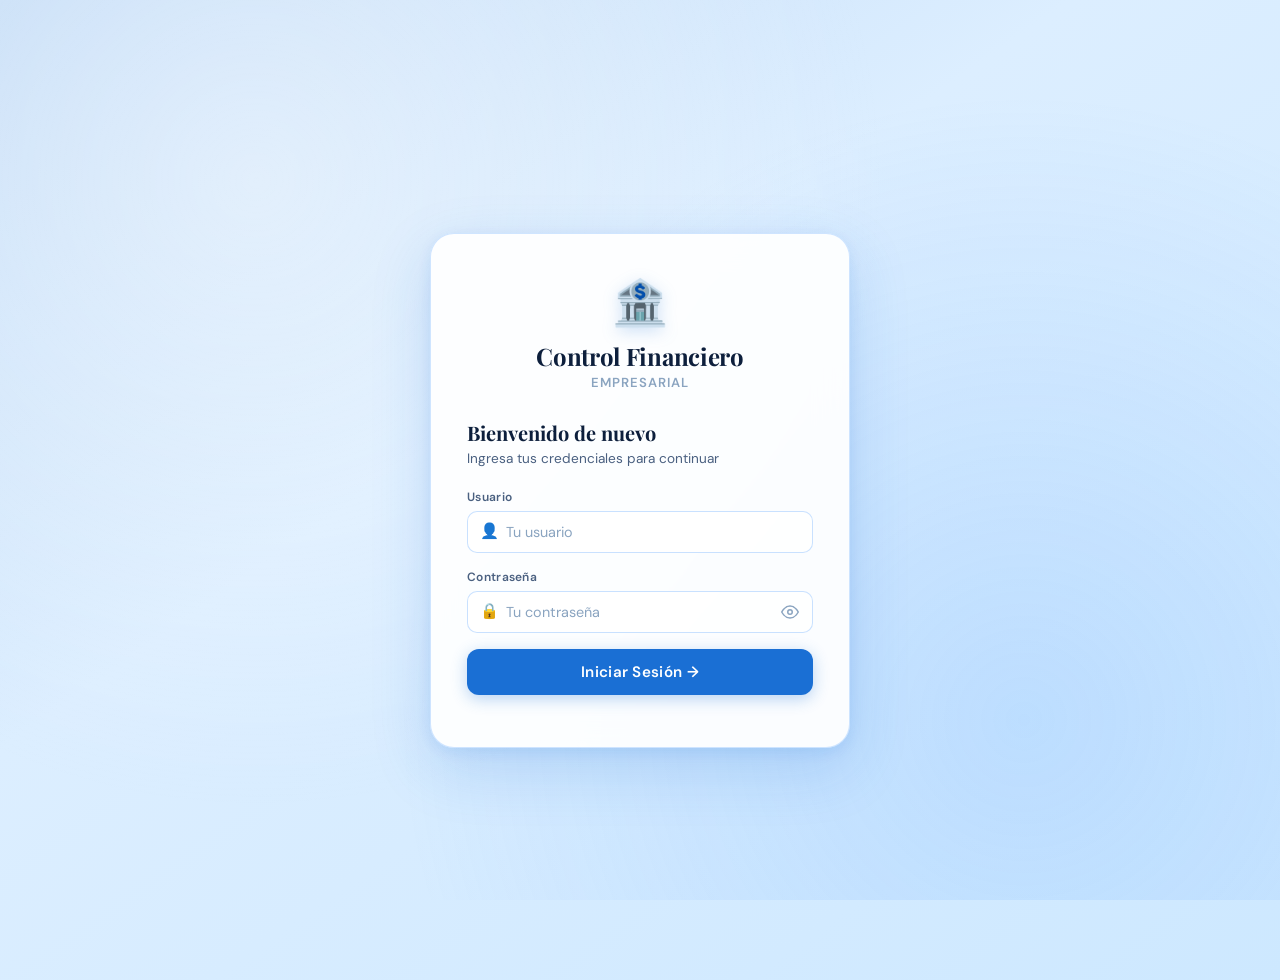
<file: index.html>
<!DOCTYPE html>
<html lang="es">
<head>
  <meta charset="UTF-8">
  <title>Control Financiero</title>
  <link href="https://fonts.googleapis.com/css2?family=DM+Sans:wght@300;400;500;600&family=Playfair+Display:wght@600&display=swap" rel="stylesheet">
  <link rel="icon" type="image/png" href="/assests/fav.png">
  <link rel="stylesheet" href="estilos.css">
</head>
<body>

<div class="container" id="appContainer" style="display:none">

  <!-- Header -->
  <div class="header">
    <div class="header-top">
      <div class="header-badge">💼 Sistema Financiero</div>
      <div class="user-info">
        <span class="user-avatar" id="userAvatar">U</span>
        <span class="user-name"   id="userName">Usuario</span>
        <button class="btn-logout" onclick="cerrarSesion()" title="Cerrar sesión">
          <svg viewBox="0 0 24 24" fill="none" stroke="currentColor" stroke-width="2" width="15" height="15">
            <path d="M9 21H5a2 2 0 0 1-2-2V5a2 2 0 0 1 2-2h4"/>
            <polyline points="16 17 21 12 16 7"/>
            <line x1="21" y1="12" x2="9" y2="12"/>
          </svg>
          Salir
        </button>
      </div>
    </div>
    <h1>Control Financiero Mundo de la Tecnologia</h1>
    <p>Gestiona tus ingresos y egresos de forma clara y precisa</p>
  </div>

  <!-- Navegación -->
  <div class="nav-bar" style="display:flex;align-items:center;gap:10px;margin-bottom:24px;flex-wrap:wrap;">
    <a href="control-financiero.html" class="nav-link active" style="font-size:0.82rem;font-weight:600;padding:7px 16px;border-radius:20px;border:1.5px solid var(--accent);background:var(--accent);color:white;text-decoration:none;">💰 Control Financiero</a>
    <a href="precios.html" class="nav-link" style="font-size:0.82rem;font-weight:600;padding:7px 16px;border-radius:20px;border:1.5px solid var(--border);background:rgba(255,255,255,0.6);color:var(--text2);text-decoration:none;">🛠️ Tarifas y Productos</a>
  </div>

  <!-- Capital Banner -->
  <div class="capital-banner">
    <div>
      <div class="capital-label">Capital Inicial</div>
      <div class="capital-amount">$2.474.000</div>
    </div>
    <span style="font-size:2.5rem; opacity:0.5;">🏦</span>
  </div>

  <!-- Form Card -->
  <div class="card">
    <div class="card-title">➕ Nuevo Movimiento</div>
    <div class="form-grid">

      <div class="field">
        <label>Fecha</label>
        <input type="date" id="fecha">
      </div>

      <div class="field">
        <label>Descripción</label>
        <input type="text" id="descripcion" placeholder="Ej: Venta de producto...">
      </div>

      <div class="field">
        <label>Valor ($)</label>
        <input
          type="text"
          id="valor"
          placeholder="0"
          inputmode="decimal"
          autocomplete="off"
          oninput="formatearValor(this)"
          onkeydown="bloquearCaracteresInvalidos(event)"
        >
      </div>

      <div class="field">
        <label>Tipo</label>
        <select id="tipo">
          <option value="ingreso">📈 Ingreso</option>
          <option value="egreso">📉 Egreso</option>
        </select>
      </div>

      <div class="field">
        <label>&nbsp;</label>
        <button class="btn-add" onclick="agregarMovimiento()">Agregar →</button>
      </div>

    </div>
  </div>

  <!-- Stats -->
  <div class="resumen-grid">
    <div class="stat-card ingresos">
      <div class="stat-icon">📈</div>
      <div class="stat-label">Total Ingresos</div>
      <div class="stat-value">$<span id="totalIngresos">0</span></div>
    </div>
    <div class="stat-card egresos">
      <div class="stat-icon">📉</div>
      <div class="stat-label">Total Egresos</div>
      <div class="stat-value">$<span id="totalEgresos">0</span></div>
    </div>
    <div class="stat-card saldo">
      <div class="stat-icon">💰</div>
      <div class="stat-label">Saldo Actual</div>
      <div class="stat-value">$<span id="saldo">2.474.000</span></div>
    </div>
  </div>

  <!-- Tabla -->
  <div class="table-card">
    <div class="card-title">📋 Historial de Movimientos</div>
    <table>
      <thead>
        <tr>
          <th>Fecha</th>
          <th>Descripción</th>
          <th>Tipo</th>
          <th style="text-align:right">Valor</th>
        </tr>
      </thead>
      <tbody id="tabla">
        <tr id="emptyRow">
          <td colspan="4">
            <div class="empty-state">
              <span class="icon">📂</span>
              No hay movimientos registrados aún
            </div>
          </td>
        </tr>
      </tbody>
    </table>
  </div>

</div><!-- /container -->

<!-- SOLO TE MUESTRO EL SCRIPT CORREGIDO, TODO LO DEMÁS VA EXACTAMENTE IGUAL -->

<script>
  const sesionRaw = localStorage.getItem('cf_sesion');
  if (!sesionRaw) {
    window.location.href = 'login.html';
  } else {
    const sesion = JSON.parse(sesionRaw);
    document.getElementById('userName').textContent = sesion.nombre;
    document.getElementById('userAvatar').textContent = sesion.nombre.charAt(0).toUpperCase();
    document.getElementById('appContainer').style.display = 'block';
  }

  function cerrarSesion() {
    localStorage.removeItem('cf_sesion');
    window.location.href = 'login.html';
  }

  let ingresos = 0;
  let egresos = 0;
  const capitalInicial = 2474000;

  function getRawValor() {
    return parseFloat(
      document.getElementById('valor').value.replace(/\./g, '').replace(',', '.')
    ) || 0;
  }

  function fmt(n) {
    return n.toLocaleString('es-CO');
  }

  async function agregarMovimiento() {
    const fecha = document.getElementById('fecha').value;
    const descripcion = document.getElementById('descripcion').value.trim();
    const valor = getRawValor();
    const tipo = document.getElementById('tipo').value;
    const sesion = JSON.parse(localStorage.getItem('cf_sesion'));

    if (!fecha || !descripcion || valor <= 0) return;

    await fetch('https://control-backend-kappa.vercel.app/api/movimientos', {
      method: 'POST',
      headers: { 'Content-Type': 'application/json' },
      body: JSON.stringify({
        fecha,
        descripcion,
        valor,
        tipo,
        userId: sesion.id
      })
    });

    location.reload();
  }

  async function cargarMovimientos() {
    const sesion = JSON.parse(localStorage.getItem('cf_sesion'));
    const res = await fetch(`https://control-backend-kappa.vercel.app/api/movimientos/${sesion.id}`);
    const data = await res.json();

    const tabla = document.getElementById('tabla');
    tabla.innerHTML = '';

    data.forEach(mov => {
      const fila = document.createElement('tr');
      const esIngreso = mov.tipo === 'ingreso';

      fila.innerHTML = `
        <td>${new Date(mov.fecha).toLocaleDateString('es-CO')}</td>
        <td>${mov.descripcion}</td>
        <td>${mov.tipo}</td>
        <td style="text-align:right">
          ${esIngreso ? '+' : '-'}$${fmt(mov.valor)}
        </td>`;

      tabla.appendChild(fila);

      if (esIngreso) ingresos += mov.valor;
      else egresos += mov.valor;
    });

    actualizarResumen();
  }

  function actualizarResumen() {
    document.getElementById('totalIngresos').innerText = fmt(ingresos);
    document.getElementById('totalEgresos').innerText = fmt(egresos);
    document.getElementById('saldo').innerText = fmt(capitalInicial + ingresos - egresos);
  }

  cargarMovimientos();
</script>

</body>
</html>
</file>
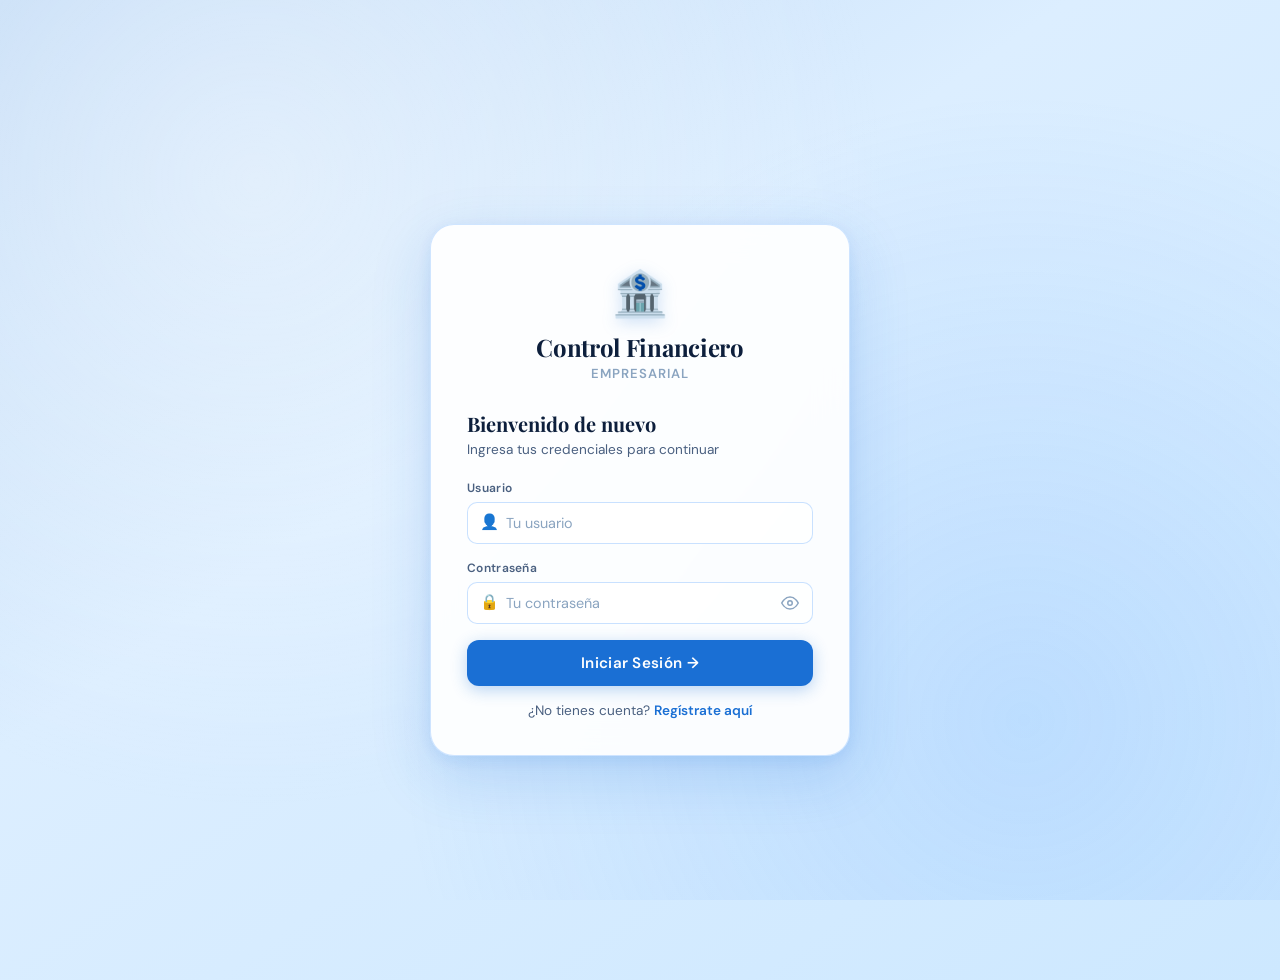
<file: Login.html>
<!DOCTYPE html>
<html lang="es">
<head>
  <meta charset="UTF-8">
  <title>Iniciar Sesión — Control Financiero</title>
  <link href="https://fonts.googleapis.com/css2?family=DM+Sans:wght@300;400;500;600&family=Playfair+Display:wght@600&display=swap" rel="stylesheet">
  <link rel="stylesheet" href="estilos.css">
</head>
<body>

<div class="auth-screen">
  <div class="auth-card">
    <div class="auth-logo">
      <span class="auth-logo-icon">🏦</span>
      <h2>Control Financiero</h2>
      <p>Empresarial</p>
    </div>

    <div class="auth-panel active">
      <h3 class="auth-title">Bienvenido de nuevo</h3>
      <p class="auth-sub">Ingresa tus credenciales para continuar</p>

      <div class="auth-field">
        <label>Usuario</label>
        <div class="input-wrap">
          <span class="input-icon">👤</span>
          <input type="text" id="loginUsuario" placeholder="Tu usuario" autocomplete="username">
        </div>
      </div>

      <div class="auth-field">
        <label>Contraseña</label>
        <div class="input-wrap">
          <span class="input-icon">🔒</span>
          <input type="password" id="loginPassword" placeholder="Tu contraseña" autocomplete="current-password">
          <button type="button" class="eye-btn" onclick="togglePassword('loginPassword', this)" title="Ver contraseña">
            <svg class="eye-icon" viewBox="0 0 24 24" fill="none" stroke="currentColor" stroke-width="2">
              <path d="M1 12s4-8 11-8 11 8 11 8-4 8-11 8-11-8-11-8z"/>
              <circle cx="12" cy="12" r="3"/>
            </svg>
          </button>
        </div>
      </div>

      <div id="loginError" class="auth-error" style="display:none"></div>

      <button class="auth-btn" onclick="iniciarSesion()">Iniciar Sesión →</button>

      <p class="auth-switch">
        ¿No tienes cuenta?
        <a href="register.html">Regístrate aquí</a>
      </p>
    </div>
  </div>
</div>

<script>
  if (localStorage.getItem('cf_sesion')) {
    window.location.href = 'index.html';
  }

  function togglePassword(inputId, btn) {
    const input = document.getElementById(inputId);
    const esOculta = input.type === 'password';
    input.type = esOculta ? 'text' : 'password';
    btn.innerHTML = esOculta
      ? `<svg class="eye-icon" viewBox="0 0 24 24" fill="none" stroke="currentColor" stroke-width="2"><path d="M17.94 17.94A10.07 10.07 0 0 1 12 20c-7 0-11-8-11-8a18.45 18.45 0 0 1 5.06-5.94"/><path d="M9.9 4.24A9.12 9.12 0 0 1 12 4c7 0 11 8 11 8a18.5 18.5 0 0 1-2.16 3.19"/><line x1="1" y1="1" x2="23" y2="23"/></svg>`
      : `<svg class="eye-icon" viewBox="0 0 24 24" fill="none" stroke="currentColor" stroke-width="2"><path d="M1 12s4-8 11-8 11 8 11 8-4 8-11 8-11-8-11-8z"/><circle cx="12" cy="12" r="3"/></svg>`;
  }

  async function iniciarSesion() {
    const usuario = document.getElementById('loginUsuario').value.trim().toLowerCase();
    const password = document.getElementById('loginPassword').value;
    const errEl = document.getElementById('loginError');

    if (!usuario || !password) {
      mostrarError('⚠️ Ingresa usuario y contraseña.');
      return;
    }

    try {
      const response = await fetch('http://localhost:3000/api/auth/login', {
        method: 'POST',
        headers: { 'Content-Type': 'application/json' },
        body: JSON.stringify({ usuario, password })
      });

      const data = await response.json();

      if (response.ok) {
        // Guardamos el ID de MongoDB y el nombre
        localStorage.setItem('cf_sesion', JSON.stringify({
          id: data.id,
          nombre: data.nombre
        }));
        window.location.href = 'index.html';
      } else {
        mostrarError('❌ ' + (data.error || 'Credenciales incorrectas'));
      }
    } catch (error) {
      mostrarError('❌ No se pudo conectar con el servidor.');
    }
  }

  function mostrarError(msg) {
    const errEl = document.getElementById('loginError');
    errEl.textContent = msg;
    errEl.style.display = 'block';
    shake(document.querySelector('.auth-card'));
  }

  function shake(el) {
    el.style.animation = 'none';
    el.offsetHeight;
    el.style.animation = 'shake 0.4s ease';
  }

  document.addEventListener('keydown', e => { if (e.key === 'Enter') iniciarSesion(); });
</script>
</body>
</html>
</file>
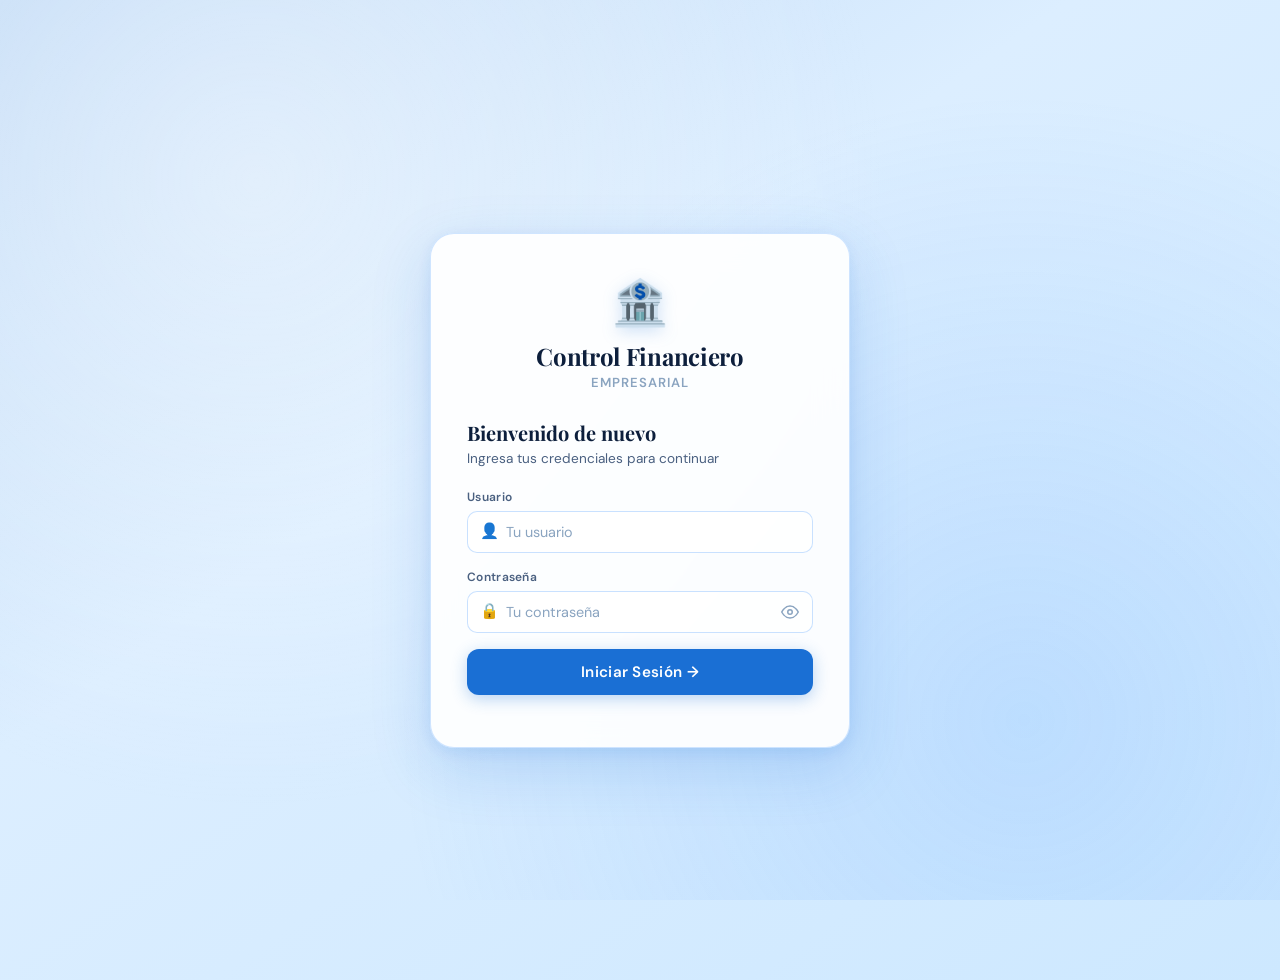
<file: login.html>
<!DOCTYPE html>
<html lang="es">
<head>
  <meta charset="UTF-8">
  <title>Iniciar Sesión — Control Financiero</title>
  <link rel="icon" type="image/png" href="/assests/fav.png">
  <link href="https://fonts.googleapis.com/css2?family=DM+Sans:wght@300;400;500;600&family=Playfair+Display:wght@600&display=swap" rel="stylesheet">
  <link rel="stylesheet" href="estilos.css">
</head>
<body>

<div class="auth-screen">
  <div class="auth-card">
    <div class="auth-logo">
      <span class="auth-logo-icon">🏦</span>
      <h2>Control Financiero</h2>
      <p>Empresarial</p>
    </div>

    <div class="auth-panel active">
      <h3 class="auth-title">Bienvenido de nuevo</h3>
      <p class="auth-sub">Ingresa tus credenciales para continuar</p>

      <div class="auth-field">
        <label>Usuario</label>
        <div class="input-wrap">
          <span class="input-icon">👤</span>
          <input type="text" id="loginUsuario" placeholder="Tu usuario" autocomplete="username">
        </div>
      </div>

      <div class="auth-field">
        <label>Contraseña</label>
        <div class="input-wrap">
          <span class="input-icon">🔒</span>
          <input type="password" id="loginPassword" placeholder="Tu contraseña" autocomplete="current-password">
          <button type="button" class="eye-btn" onclick="togglePassword('loginPassword', this)" title="Ver contraseña">
            <svg class="eye-icon" viewBox="0 0 24 24" fill="none" stroke="currentColor" stroke-width="2">
              <path d="M1 12s4-8 11-8 11 8 11 8-4 8-11 8-11-8-11-8z"/>
              <circle cx="12" cy="12" r="3"/>
            </svg>
          </button>
        </div>
      </div>

      <div id="loginError" class="auth-error" style="display:none"></div>

      <button class="auth-btn" onclick="iniciarSesion()">Iniciar Sesión →</button>

      <!--<p class="auth-switch">
        ¿No tienes cuenta?
        <a href="register.html">Regístrate aquí</a>
      </p> -->
    </div>
  </div>
</div>

<script>
  if (localStorage.getItem('cf_sesion')) {
    window.location.href = 'index.html';
  }

  function togglePassword(inputId, btn) {
    const input = document.getElementById(inputId);
    const esOculta = input.type === 'password';
    input.type = esOculta ? 'text' : 'password';
    btn.innerHTML = esOculta
      ? `<svg class="eye-icon" viewBox="0 0 24 24" fill="none" stroke="currentColor" stroke-width="2"><path d="M17.94 17.94A10.07 10.07 0 0 1 12 20c-7 0-11-8-11-8a18.45 18.45 0 0 1 5.06-5.94"/><path d="M9.9 4.24A9.12 9.12 0 0 1 12 4c7 0 11 8 11 8a18.5 18.5 0 0 1-2.16 3.19"/><line x1="1" y1="1" x2="23" y2="23"/></svg>`
      : `<svg class="eye-icon" viewBox="0 0 24 24" fill="none" stroke="currentColor" stroke-width="2"><path d="M1 12s4-8 11-8 11 8 11 8-4 8-11 8-11-8-11-8z"/><circle cx="12" cy="12" r="3"/></svg>`;
  }

  async function iniciarSesion() {
    const usuario = document.getElementById('loginUsuario').value.trim().toLowerCase();
    const password = document.getElementById('loginPassword').value;
    const errEl = document.getElementById('loginError');

    if (!usuario || !password) {
      mostrarError('⚠️ Ingresa usuario y contraseña.');
      return;
    }

    try {
      const response = await fetch('https://control-backend-kappa.vercel.app/api/auth/login', {
        method: 'POST',
        headers: { 'Content-Type': 'application/json' },
        body: JSON.stringify({ usuario, password })
      });

      const data = await response.json();

      if (response.ok) {
        // Guardamos el ID de MongoDB y el nombre
        localStorage.setItem('cf_sesion', JSON.stringify({
          id: data.id,
          nombre: data.nombre
        }));
        window.location.href = 'index.html';
      } else {
        mostrarError('❌ ' + (data.error || 'Credenciales incorrectas'));
      }
    } catch (error) {
      mostrarError('❌ No se pudo conectar con el servidor.');
    }
  }

  function mostrarError(msg) {
    const errEl = document.getElementById('loginError');
    errEl.textContent = msg;
    errEl.style.display = 'block';
    shake(document.querySelector('.auth-card'));
  }

  function shake(el) {
    el.style.animation = 'none';
    el.offsetHeight;
    el.style.animation = 'shake 0.4s ease';
  }

  document.addEventListener('keydown', e => { if (e.key === 'Enter') iniciarSesion(); });
</script>
</body>
</html>
</file>
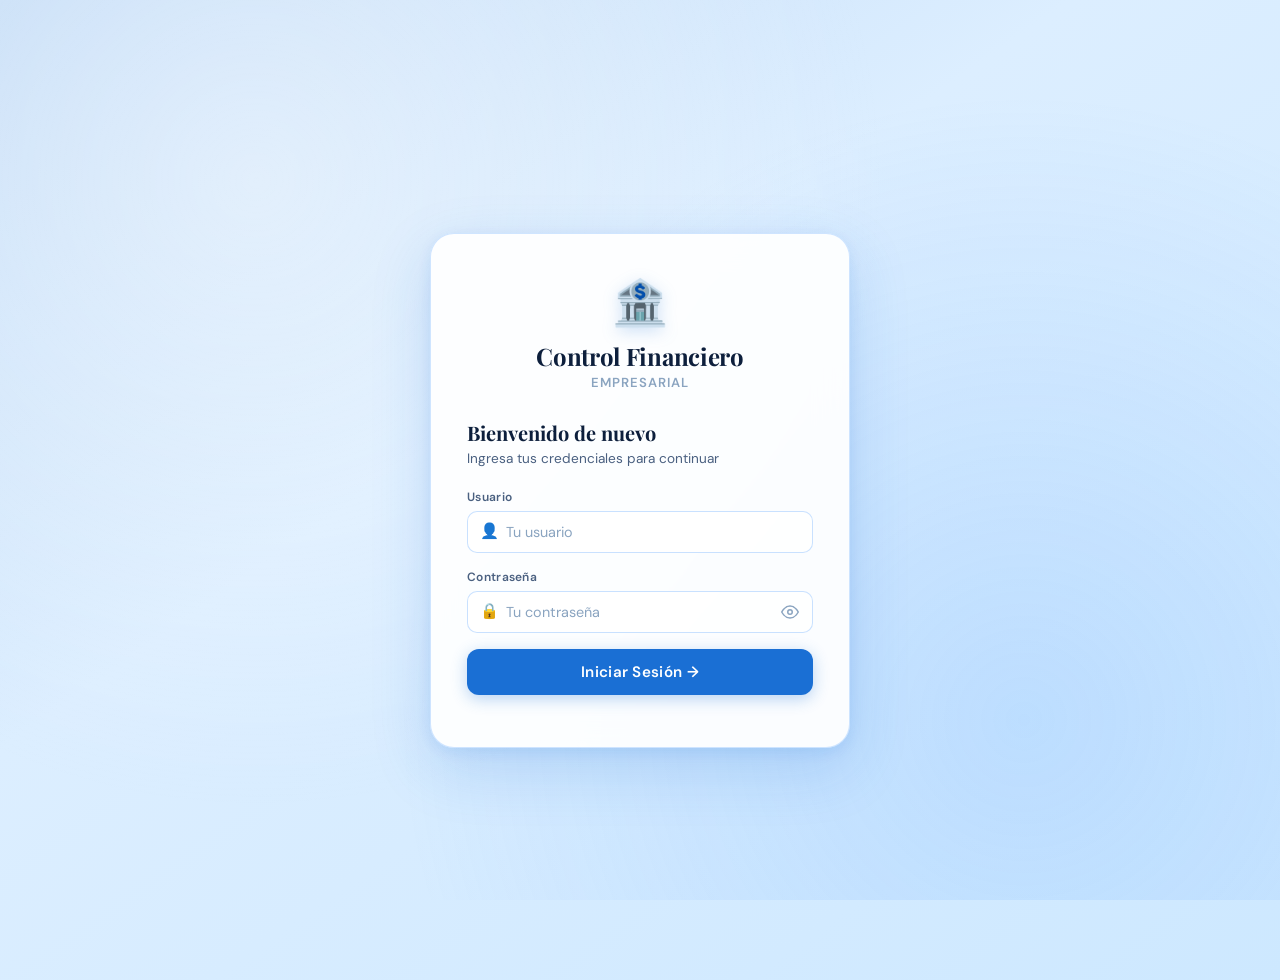
<file: precios.html>
<!DOCTYPE html>
<html lang="es">
<head>
  <meta charset="UTF-8">
  <title>Tarifas y Productos — Control Financiero</title>
  <link rel="icon" type="image/png" href="/assests/fav.png">
  <link href="https://fonts.googleapis.com/css2?family=DM+Sans:wght@300;400;500;600&family=Playfair+Display:wght@600&display=swap" rel="stylesheet">
  <link rel="stylesheet" href="estilos.css">
  <style>
    /* ── Navegación entre páginas ── */
    .nav-bar {
      display: flex;
      align-items: center;
      gap: 10px;
      margin-bottom: 24px;
      flex-wrap: wrap;
    }
    .nav-link {
      font-size: 0.82rem;
      font-weight: 600;
      padding: 7px 16px;
      border-radius: 20px;
      border: 1.5px solid var(--border);
      background: rgba(255,255,255,0.6);
      color: var(--text2);
      text-decoration: none;
      transition: all 0.2s;
      letter-spacing: 0.2px;
    }
    .nav-link:hover   { background: white; color: var(--accent); border-color: var(--accent); }
    .nav-link.active  { background: var(--accent); color: white; border-color: var(--accent); box-shadow: 0 4px 12px rgba(26,111,212,0.28); }

    /* ── Tabs servicios / productos ── */
    .tabs {
      display: flex;
      gap: 6px;
      margin-bottom: 24px;
      background: rgba(255,255,255,0.5);
      padding: 5px;
      border-radius: 14px;
      border: 1px solid var(--border);
      width: fit-content;
    }
    .tab-btn {
      font-family: 'DM Sans', sans-serif;
      font-size: 0.88rem;
      font-weight: 600;
      padding: 9px 22px;
      border-radius: 10px;
      border: none;
      background: none;
      color: var(--text2);
      cursor: pointer;
      transition: all 0.2s;
      letter-spacing: 0.2px;
    }
    .tab-btn.active {
      background: var(--accent);
      color: white;
      box-shadow: 0 3px 10px rgba(26,111,212,0.28);
    }
    .tab-btn:not(.active):hover { background: rgba(26,111,212,0.08); color: var(--accent); }

    .tab-panel { display: none; animation: fadeUp 0.3s ease both; }
    .tab-panel.active { display: block; }

    /* ── Formulario de items ── */
    .item-form-grid {
      display: grid;
      gap: 12px;
      align-items: end;
    }
    .item-form-grid.servicios { grid-template-columns: 2fr 1fr auto; }
    .item-form-grid.productos { grid-template-columns: 2fr 1fr 1fr auto; }

    /* ── Precio calculado preview ── */
    .precio-preview {
      background: var(--accent-light);
      border: 1.5px solid rgba(26,111,212,0.2);
      border-radius: 10px;
      padding: 11px 14px;
      font-size: 0.88rem;
      font-weight: 600;
      color: var(--accent);
      min-height: 44px;
      display: flex;
      align-items: center;
      gap: 6px;
    }
    .precio-preview .label-small {
      font-size: 0.7rem;
      color: var(--text3);
      font-weight: 500;
      display: block;
      margin-bottom: 2px;
    }

    /* ── Tabla de items ── */
    .items-table th,
    .items-table td { padding: 12px 14px; }

    .items-table .col-precio { text-align: right; font-weight: 600; color: var(--accent); }
    .items-table .col-costo  { text-align: right; color: var(--text2); }
    .items-table .col-venta  { text-align: right; font-weight: 700; color: var(--green); }
    .items-table .col-margen {
      text-align: center;
      font-size: 0.75rem;
      font-weight: 600;
    }

    .margen-badge {
      display: inline-block;
      background: var(--green-bg);
      color: var(--green);
      padding: 3px 9px;
      border-radius: 20px;
      font-size: 0.72rem;
      font-weight: 700;
    }

    /* Botones de acción en tabla */
    .btn-icon {
      background: none;
      border: none;
      cursor: pointer;
      padding: 5px 7px;
      border-radius: 7px;
      font-size: 0.95rem;
      transition: background 0.15s, transform 0.1s;
      line-height: 1;
    }
    .btn-icon:hover { background: rgba(0,0,0,0.06); transform: scale(1.1); }
    .btn-icon.delete:hover { background: var(--red-bg); }

    /* ── Chip de margen configurable ── */
    .margen-config {
      display: flex;
      align-items: center;
      gap: 10px;
      background: rgba(255,255,255,0.6);
      border: 1px solid var(--border);
      border-radius: 12px;
      padding: 10px 16px;
      margin-bottom: 18px;
      width: fit-content;
    }
    .margen-config label { font-size: 0.82rem; font-weight: 600; color: var(--text2); }
    .margen-config input[type=number] {
      width: 70px;
      text-align: center;
      padding: 6px 10px;
      font-weight: 700;
      color: var(--accent);
      border: 1.5px solid rgba(26,111,212,0.3);
    }
    .margen-config span { font-size: 0.85rem; font-weight: 600; color: var(--accent); }

    /* ── Contador resumen ── */
    .section-counter {
      font-size: 0.75rem;
      font-weight: 600;
      color: var(--text3);
      background: rgba(255,255,255,0.6);
      border: 1px solid var(--border);
      border-radius: 20px;
      padding: 3px 10px;
      margin-left: 8px;
      vertical-align: middle;
    }

    /* Modo edición inline */
    .editing td { background: var(--accent-light) !important; }

    @media (max-width: 700px) {
      .item-form-grid.servicios,
      .item-form-grid.productos { grid-template-columns: 1fr 1fr; }
      .tabs { width: 100%; }
      .tab-btn { flex: 1; text-align: center; }
    }
  </style>
</head>
<body>

<div class="container" id="appContainer" style="display:none">

  <!-- Header -->
  <div class="header">
    <div class="header-top">
      <div class="header-badge">🛠️ Tarifas y Productos</div>
      <div class="user-info">
        <span class="user-avatar" id="userAvatar">U</span>
        <span class="user-name"   id="userName">Usuario</span>
        <button class="btn-logout" onclick="cerrarSesion()">
          <svg viewBox="0 0 24 24" fill="none" stroke="currentColor" stroke-width="2" width="15" height="15">
            <path d="M9 21H5a2 2 0 0 1-2-2V5a2 2 0 0 1 2-2h4"/>
            <polyline points="16 17 21 12 16 7"/>
            <line x1="21" y1="12" x2="9" y2="12"/>
          </svg>
          Salir
        </button>
      </div>
    </div>
    <h1>Tarifas y Productos</h1>
    <p>Administra los precios de tus servicios y el catálogo de productos con márgenes</p>
  </div>

  <!-- Navegación -->
  <div class="nav-bar">
    <a href="index.html" class="nav-link">💰 Control Financiero</a>
    <a href="precios.html"            class="nav-link active">🛠️ Tarifas y Productos</a>
  </div>

  <!-- Tabs -->
  <div class="tabs">
    <button class="tab-btn active" onclick="switchTab('servicios', this)">🔧 Servicios</button>
<button class="tab-btn" onclick="switchTab('productos', this)">📦 Productos</button>
  </div>

  <!-- ══════════════════ TAB SERVICIOS ══════════════════ -->
  <div id="tab-servicios" class="tab-panel active">

    <div class="card">
      <div class="card-title">
        ➕ Nuevo Servicio
        <span class="section-counter" id="cntServicios">0 servicios</span>
      </div>

      <div class="item-form-grid servicios">
        <div class="field">
          <label>Nombre del servicio</label>
          <input type="text" id="svcNombre" placeholder="Ej: Instalación de Office, Formateo...">
        </div>
        <div class="field">
          <label>Precio ($)</label>
          <input type="text" id="svcPrecio" placeholder="0"
            inputmode="decimal" autocomplete="off"
            oninput="formatearValor(this)"
            onkeydown="bloquearCaracteresInvalidos(event)">
        </div>
        <div class="field">
          <label>&nbsp;</label>
          <button class="btn-add" onclick="agregarServicio()">Agregar →</button>
        </div>
      </div>
    </div>

    <!-- Tabla servicios -->
    <div class="table-card">
      <div class="card-title">📋 Lista de Servicios</div>
      <table class="items-table">
        <thead>
          <tr>
            <th>#</th>
            <th>Servicio</th>
            <th style="text-align:right">Precio</th>
            <th style="text-align:center">Acciones</th>
          </tr>
        </thead>
        <tbody id="tablaServicios">
          <tr id="emptyServicios">
            <td colspan="4">
              <div class="empty-state">
                <span class="icon">🔧</span>
                Aún no has agregado servicios
              </div>
            </td>
          </tr>
        </tbody>
      </table>
    </div>

  </div><!-- /tab-servicios -->

  <!-- ══════════════════ TAB PRODUCTOS ══════════════════ -->
  <div id="tab-productos" class="tab-panel">

    <div class="card">
      <div class="card-title">
        ➕ Nuevo Producto
        <span class="section-counter" id="cntProductos">0 productos</span>
      </div>

      <!-- Configurar margen -->
      <div class="margen-config">
        <label>Margen de ganancia:</label>
        <input type="number" id="margenPct" value="15" min="1" max="200"
          oninput="actualizarPreviewProducto()">
        <span>%</span>
      </div>

      <div class="item-form-grid productos">
        <div class="field">
          <label>Nombre del producto</label>
          <input type="text" id="prodNombre"
            placeholder="Ej: Memoria RAM 8GB, Disco SSD 500GB...">
        </div>
        <div class="field">
          <label>Precio costo ($)</label>
          <input type="text" id="prodCosto" placeholder="0"
            inputmode="decimal" autocomplete="off"
            oninput="formatearValor(this); actualizarPreviewProducto()"
            onkeydown="bloquearCaracteresInvalidos(event)">
        </div>
        <div class="field">
          <label>Precio venta (con <span id="margenLabel">15</span>%)</label>
          <div class="precio-preview" id="precioPreview">
            <span>—</span>
          </div>
        </div>
        <div class="field">
          <label>&nbsp;</label>
          <button class="btn-add" onclick="agregarProducto()">Agregar →</button>
        </div>
      </div>
    </div>

    <!-- Tabla productos -->
    <div class="table-card">
      <div class="card-title">📋 Catálogo de Productos</div>
      <table class="items-table">
        <thead>
          <tr>
            <th>#</th>
            <th>Producto</th>
            <th style="text-align:right">Costo</th>
            <th style="text-align:right">Venta</th>
            <th style="text-align:center">Margen</th>
            <th style="text-align:center">Acciones</th>
          </tr>
        </thead>
        <tbody id="tablaProductos">
          <tr id="emptyProductos">
            <td colspan="6">
              <div class="empty-state">
                <span class="icon">📦</span>
                Aún no has agregado productos
              </div>
            </td>
          </tr>
        </tbody>
      </table>
    </div>

  </div><!-- /tab-productos -->

</div><!-- /container -->


<script>
/* ───────── SESIÓN ───────── */
const sesionRaw = localStorage.getItem('cf_sesion');
if (!sesionRaw) {
  window.location.href = 'login.html';
} else {
  const sesion = JSON.parse(sesionRaw);
  document.getElementById('userName').textContent = sesion.nombre;
  document.getElementById('userAvatar').textContent = sesion.nombre.charAt(0).toUpperCase();
  document.getElementById('appContainer').style.display = 'block';
}

function cerrarSesion() {
  localStorage.removeItem('cf_sesion');
  window.location.href = 'login.html';
}

/* ───────── TABS ───────── */
function switchTab(tab, btn) {
  document.querySelectorAll('.tab-panel').forEach(t => t.classList.remove('active'));
  document.querySelectorAll('.tab-btn').forEach(b => b.classList.remove('active'));

  document.getElementById('tab-' + tab).classList.add('active');
  btn.classList.add('active');
}

/* ───────── FORMATO ───────── */
function formatearValor(input) {
  let valor = input.value.replace(/\D/g, '');
  input.value = valor.replace(/\B(?=(\d{3})+(?!\d))/g, ".");
}

function bloquearCaracteresInvalidos(e) {
  if (!/[0-9]/.test(e.key) && !['Backspace','ArrowLeft','ArrowRight','Delete'].includes(e.key)) {
    e.preventDefault();
  }
}

function getRaw(id) {
  return parseFloat(document.getElementById(id).value.replace(/\./g,'')) || 0;
}

function fmt(n) {
  return n.toLocaleString('es-CO');
}

/* ───────── PREVIEW PRODUCTO ───────── */
function actualizarPreviewProducto() {
  const costo = getRaw('prodCosto');
  const margen = parseFloat(document.getElementById('margenPct').value) || 15;
  const venta = costo * (1 + margen / 100);

  document.getElementById('margenLabel').textContent = margen;

  document.getElementById('precioPreview').innerHTML =
    costo > 0
      ? `<div><span class="label-small">Precio venta</span>$${fmt(venta)}</div>`
      : '—';
}

/* ───────── SERVICIOS ───────── */
async function agregarServicio() {
  const nombre = document.getElementById('svcNombre').value.trim();
  const precio = getRaw('svcPrecio');
  const sesion = JSON.parse(localStorage.getItem('cf_sesion'));

  if (!nombre || precio <= 0) return;

  await fetch('https://control-backend-kappa.vercel.app/api/servicios', {
    method: 'POST',
    headers: { 'Content-Type': 'application/json' },
    body: JSON.stringify({ nombre, precio, userId: sesion.id })
  });

  location.reload();
}

async function renderServicios() {
  const sesion = JSON.parse(localStorage.getItem('cf_sesion'));
  const res = await fetch(`https://control-backend-kappa.vercel.app/api/servicios/${sesion.id}`);
  const lista = await res.json();

  const tbody = document.getElementById('tablaServicios');
  const counter = document.getElementById('cntServicios');

  counter.textContent = lista.length + " servicios";

  tbody.innerHTML = lista.length
    ? lista.map((s,i)=>`
        <tr>
          <td>${i+1}</td>
          <td>${s.nombre}</td>
          <td style="text-align:right">$${fmt(s.precio)}</td>
          <td></td>
        </tr>`).join('')
    : `<tr><td colspan="4">Sin servicios</td></tr>`;
}

/* ───────── PRODUCTOS ───────── */
console.log("CLICK agregar producto");
async function agregarProducto() {
  const nombre = document.getElementById('prodNombre').value.trim();
  const costo  = getRaw('prodCosto');
  const margen = parseFloat(document.getElementById('margenPct').value) || 15;
  const sesion = JSON.parse(localStorage.getItem('cf_sesion'));

  if (!nombre || costo <= 0) return;

  const precioVenta = costo * (1 + margen / 100);

  const res = await fetch('https://control-backend-kappa.vercel.app/api/productos', {
    method: 'POST',
    headers: { 'Content-Type': 'application/json' },
    body: JSON.stringify({
      nombre,
      costo,
      precioVenta,
      margen,
      userId: sesion.id
    })
  });

  if (!res.ok) {
    console.error("Error guardando producto");
    return;
  }

 
  document.getElementById('prodNombre').value = '';
  document.getElementById('prodCosto').value  = '';

  actualizarPreviewProducto();

  await renderProductos();
}

async function renderProductos() {
  const sesion = JSON.parse(localStorage.getItem('cf_sesion'));
  const res = await fetch(`https://control-backend-kappa.vercel.app/api/productos/${sesion.id}`);
  const lista = await res.json();

  const tbody = document.getElementById('tablaProductos');
  const counter = document.getElementById('cntProductos');

  counter.textContent = lista.length + " productos";

  tbody.innerHTML = lista.length
    ? lista.map((p,i)=>`
        <tr>
          <td>${i+1}</td>
          <td>${p.nombre}</td>
          <td style="text-align:right">$${fmt(p.costo)}</td>
          <td style="text-align:right">$${fmt(p.precioVenta)}</td>
          <td style="text-align:center">+${p.margen}%</td>
          <td></td>
        </tr>`).join('')
    : `<tr><td colspan="6">Sin productos</td></tr>`;
}

/* ───────── INIT ───────── */
renderServicios();
renderProductos();
actualizarPreviewProducto();
</script>

</body>
</html>
</file>
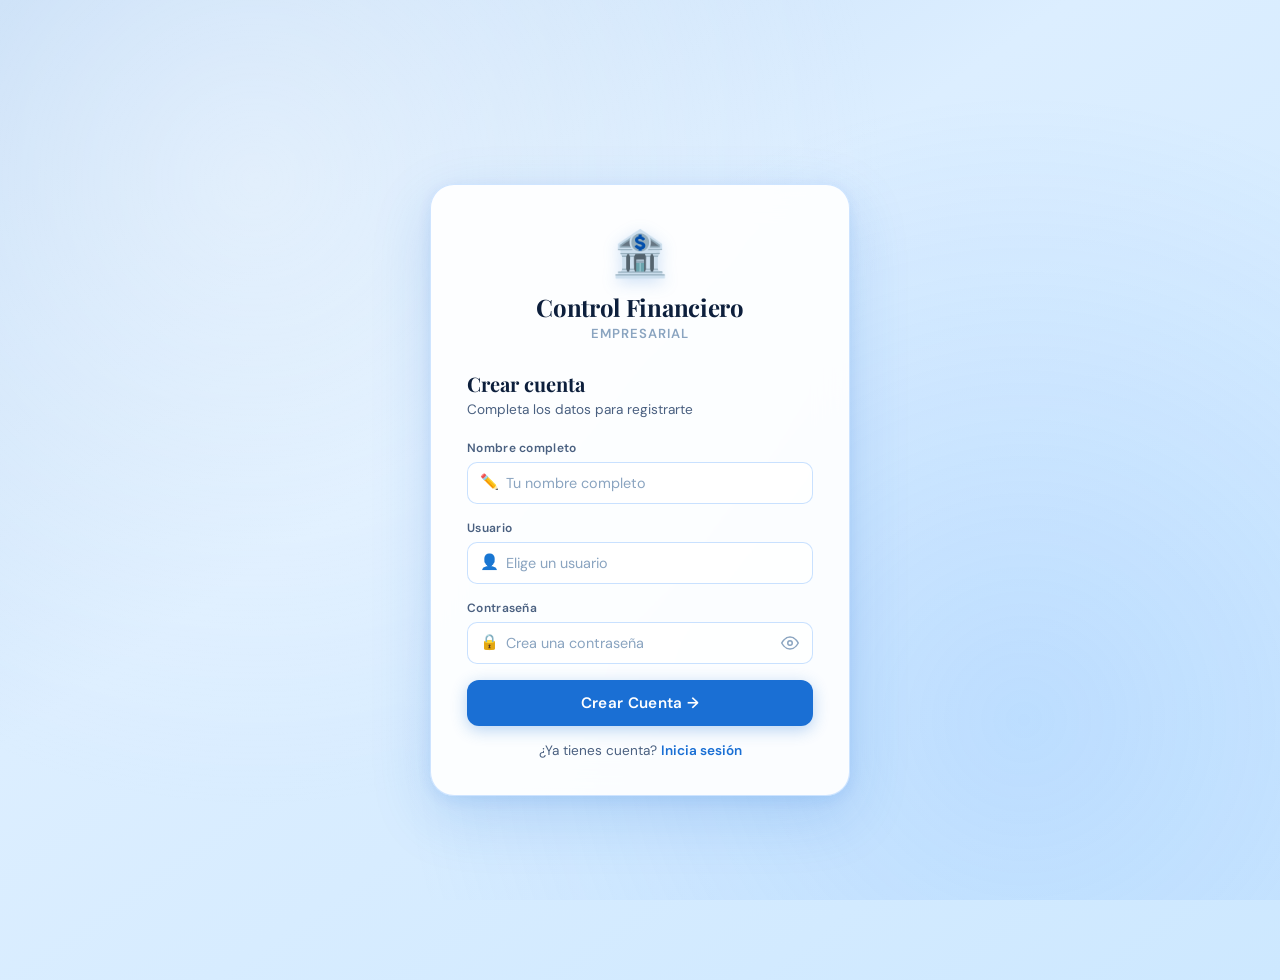
<file: register.html>
<!DOCTYPE html>
<html lang="es">
<head>
  <meta charset="UTF-8">
  <title>Registrarse — Control Financiero</title>
  <link rel="icon" type="image/png" href="/assests/fav.png">
  <link href="https://fonts.googleapis.com/css2?family=DM+Sans:wght@300;400;500;600&family=Playfair+Display:wght@600&display=swap" rel="stylesheet">
  <link rel="stylesheet" href="estilos.css">
</head>
<body>

<div class="auth-screen">
  <div class="auth-card">
    <div class="auth-logo">
      <span class="auth-logo-icon">🏦</span>
      <h2>Control Financiero</h2>
      <p>Empresarial</p>
    </div>

    <div class="auth-panel active">
      <h3 class="auth-title">Crear cuenta</h3>
      <p class="auth-sub">Completa los datos para registrarte</p>

      <div class="auth-field">
        <label>Nombre completo</label>
        <div class="input-wrap">
          <span class="input-icon">✏️</span>
          <input type="text" id="regNombre" placeholder="Tu nombre completo" autocomplete="name">
        </div>
      </div>

      <div class="auth-field">
        <label>Usuario</label>
        <div class="input-wrap">
          <span class="input-icon">👤</span>
          <input type="text" id="regUsuario" placeholder="Elige un usuario" autocomplete="username">
        </div>
      </div>

      <div class="auth-field">
        <label>Contraseña</label>
        <div class="input-wrap">
          <span class="input-icon">🔒</span>
          <input type="password" id="regPassword" placeholder="Crea una contraseña" autocomplete="new-password">
          <button type="button" class="eye-btn" onclick="togglePassword('regPassword', this)" title="Ver contraseña">
            <svg class="eye-icon" viewBox="0 0 24 24" fill="none" stroke="currentColor" stroke-width="2">
              <path d="M1 12s4-8 11-8 11 8 11 8-4 8-11 8-11-8-11-8z"/>
              <circle cx="12" cy="12" r="3"/>
            </svg>
          </button>
        </div>
      </div>

      <div id="registroError" class="auth-error" style="display:none"></div>
      <div id="registroOk" class="auth-ok" style="display:none"></div>

      <button class="auth-btn" onclick="registrarse()">Crear Cuenta →</button>

      <p class="auth-switch">
        ¿Ya tienes cuenta?
        <a href="login.html">Inicia sesión</a>
      </p>
    </div>
  </div>
</div>

<script>
  function togglePassword(inputId, btn) {
    const input = document.getElementById(inputId);
    const esOculta = input.type === 'password';
    input.type = esOculta ? 'text' : 'password';
    btn.innerHTML = esOculta
      ? `<svg class="eye-icon" viewBox="0 0 24 24" fill="none" stroke="currentColor" stroke-width="2"><path d="M17.94 17.94A10.07 10.07 0 0 1 12 20c-7 0-11-8-11-8a18.45 18.45 0 0 1 5.06-5.94"/><path d="M9.9 4.24A9.12 9.12 0 0 1 12 4c7 0 11 8 11 8a18.5 18.5 0 0 1-2.16 3.19"/><line x1="1" y1="1" x2="23" y2="23"/></svg>`
      : `<svg class="eye-icon" viewBox="0 0 24 24" fill="none" stroke="currentColor" stroke-width="2"><path d="M1 12s4-8 11-8 11 8 11 8-4 8-11 8-11-8-11-8z"/><circle cx="12" cy="12" r="3"/></svg>`;
  }

  async function registrarse() {
    const nombre = document.getElementById('regNombre').value.trim();
    const usuario = document.getElementById('regUsuario').value.trim().toLowerCase();
    const password = document.getElementById('regPassword').value;
    const errEl = document.getElementById('registroError');
    const okEl = document.getElementById('registroOk');

    errEl.style.display = 'none';
    okEl.style.display = 'none';

    if (!nombre || !usuario || !password) {
      errEl.textContent = '⚠️ Por favor completa todos los campos.';
      errEl.style.display = 'block';
      shake(document.querySelector('.auth-card'));
      return;
    }

    try {
      const response = await fetch('https://control-backend-kappa.vercel.app/api/auth/register', {
        method: 'POST',
        headers: { 'Content-Type': 'application/json' },
        body: JSON.stringify({ nombre, usuario, password })
      });

      const data = await response.json();

      if (response.ok) {
        okEl.textContent = '✅ Cuenta creada. Redirigiendo al login...';
        okEl.style.display = 'block';
        setTimeout(() => window.location.href = 'login.html', 1500);
      } else {
        errEl.textContent = '⚠️ ' + (data.error || 'Error al registrar');
        errEl.style.display = 'block';
        shake(document.querySelector('.auth-card'));
      }
    } catch (error) {
      errEl.textContent = '❌ Error de conexión con el servidor.';
      errEl.style.display = 'block';
    }
  }

  function shake(el) {
    el.style.animation = 'none';
    el.offsetHeight;
    el.style.animation = 'shake 0.4s ease';
  }

  document.addEventListener('keydown', e => { if (e.key === 'Enter') registrarse(); });
</script>
</body>
</html>
</file>
<file: estilos.css>
/* ── Variables ── */
:root {
  --bg: #dceeff;
  --bg2: #c8e2fb;
  --surface: rgba(255,255,255,0.75);
  --surface2: rgba(255,255,255,0.92);
  --border: rgba(120,180,255,0.35);
  --accent: #1a6fd4;
  --accent2: #0f4fa0;
  --accent-light: #e8f2ff;
  --green: #0a9e6e;
  --green-bg: #e6f9f3;
  --red: #d63b3b;
  --red-bg: #fdeaea;
  --text: #0d1f3c;
  --text2: #4a6080;
  --text3: #8aa4c0;
  --shadow: 0 8px 32px rgba(26,111,212,0.12);
  --shadow2: 0 2px 8px rgba(26,111,212,0.08);
}

/* ── Reset ── */
* { box-sizing: border-box; margin: 0; padding: 0; }

/* ── Body ── */
body {
  font-family: 'DM Sans', sans-serif;
  background: linear-gradient(145deg, #c3dcf7 0%, #dceeff 40%, #cde8ff 100%);
  min-height: 100vh;
  padding: 40px 20px;
  color: var(--text);
}

body::before {
  content: '';
  position: fixed;
  inset: 0;
  background:
    radial-gradient(circle at 20% 20%, rgba(255,255,255,0.4) 0%, transparent 50%),
    radial-gradient(circle at 80% 80%, rgba(100,170,255,0.2) 0%, transparent 50%);
  pointer-events: none;
  z-index: 0;
}

/* ── Container ── */
.container {
  max-width: 900px;
  margin: 0 auto;
  position: relative;
  z-index: 1;
}

/* ── Header ── */
.header {
  text-align: center;
  margin-bottom: 32px;
  animation: fadeDown 0.6s ease both;
}

.header-badge {
  display: inline-flex;
  align-items: center;
  gap: 6px;
  background: var(--accent);
  color: #fff;
  font-size: 11px;
  font-weight: 600;
  letter-spacing: 1.5px;
  text-transform: uppercase;
  padding: 5px 14px;
  border-radius: 20px;
  margin-bottom: 12px;
}

.header h1 {
  font-family: 'Playfair Display', serif;
  font-size: 2.4rem;
  font-weight: 600;
  color: var(--text);
  letter-spacing: -0.5px;
  line-height: 1.2;
}

.header p {
  color: var(--text2);
  font-size: 0.95rem;
  margin-top: 6px;
}

/* ── Capital Banner ── */
.capital-banner {
  background: var(--accent);
  border-radius: 16px;
  padding: 20px 28px;
  display: flex;
  align-items: center;
  justify-content: space-between;
  margin-bottom: 20px;
  color: white;
  box-shadow: 0 8px 24px rgba(26,111,212,0.28);
  animation: fadeUp 0.6s 0.1s ease both;
  position: relative;
  overflow: hidden;
}

.capital-banner::before {
  content: '';
  position: absolute;
  right: -30px; top: -40px;
  width: 160px; height: 160px;
  border-radius: 50%;
  background: rgba(255,255,255,0.08);
}

.capital-banner::after {
  content: '';
  position: absolute;
  right: 60px; bottom: -50px;
  width: 100px; height: 100px;
  border-radius: 50%;
  background: rgba(255,255,255,0.06);
}

.capital-label {
  font-size: 0.8rem;
  font-weight: 500;
  opacity: 0.8;
  letter-spacing: 0.5px;
  text-transform: uppercase;
}

.capital-amount {
  font-family: 'Playfair Display', serif;
  font-size: 2rem;
  font-weight: 600;
  letter-spacing: -0.5px;
}

/* ── Form Card ── */
.card {
  background: var(--surface2);
  border-radius: 20px;
  padding: 28px;
  box-shadow: var(--shadow);
  border: 1px solid var(--border);
  backdrop-filter: blur(12px);
  margin-bottom: 20px;
  animation: fadeUp 0.6s 0.2s ease both;
}

.card-title {
  font-size: 0.78rem;
  font-weight: 600;
  text-transform: uppercase;
  letter-spacing: 1.2px;
  color: var(--accent);
  margin-bottom: 18px;
  display: flex;
  align-items: center;
  gap: 8px;
}

.card-title::after {
  content: '';
  flex: 1;
  height: 1px;
  background: var(--border);
}

.form-grid {
  display: grid;
  grid-template-columns: 1fr 2fr 1.5fr 1fr auto;
  gap: 12px;
  align-items: end;
}

.field {
  display: flex;
  flex-direction: column;
  gap: 6px;
}

.field label {
  font-size: 0.75rem;
  font-weight: 600;
  color: var(--text2);
  letter-spacing: 0.3px;
}

/* ── Inputs ── */
input, select {
  font-family: 'DM Sans', sans-serif;
  font-size: 0.9rem;
  padding: 11px 14px;
  border-radius: 10px;
  border: 1.5px solid rgba(120,180,255,0.4);
  background: rgba(255,255,255,0.8);
  color: var(--text);
  outline: none;
  transition: border-color 0.2s, box-shadow 0.2s, background 0.2s;
  width: 100%;
}

input:focus, select:focus {
  border-color: var(--accent);
  background: #fff;
  box-shadow: 0 0 0 3px rgba(26,111,212,0.1);
}

input::placeholder { color: var(--text3); }

/* Input valor — alineado a la derecha para legibilidad numérica */
#valor {
  text-align: right;
  letter-spacing: 0.5px;
}

/* ── Botón Agregar ── */
.btn-add {
  font-family: 'DM Sans', sans-serif;
  font-size: 0.88rem;
  font-weight: 600;
  padding: 11px 22px;
  border-radius: 10px;
  border: none;
  background: var(--accent);
  color: white;
  cursor: pointer;
  transition: background 0.2s, transform 0.15s, box-shadow 0.2s;
  white-space: nowrap;
  box-shadow: 0 4px 14px rgba(26,111,212,0.3);
  letter-spacing: 0.2px;
}

.btn-add:hover {
  background: var(--accent2);
  transform: translateY(-1px);
  box-shadow: 0 6px 18px rgba(26,111,212,0.4);
}

.btn-add:active { transform: translateY(0); }

/* ── Tarjetas de Resumen ── */
.resumen-grid {
  display: grid;
  grid-template-columns: 1fr 1fr 1fr;
  gap: 14px;
  margin-bottom: 20px;
  animation: fadeUp 0.6s 0.3s ease both;
}

.stat-card {
  background: var(--surface2);
  border-radius: 16px;
  padding: 20px 22px;
  border: 1px solid var(--border);
  box-shadow: var(--shadow2);
  position: relative;
  overflow: hidden;
  transition: transform 0.2s, box-shadow 0.2s;
}

.stat-card:hover {
  transform: translateY(-2px);
  box-shadow: var(--shadow);
}

.stat-card::before {
  content: '';
  position: absolute;
  top: 0; left: 0; right: 0;
  height: 3px;
  border-radius: 16px 16px 0 0;
}

.stat-card.ingresos::before { background: var(--green); }
.stat-card.egresos::before  { background: var(--red); }
.stat-card.saldo::before    { background: var(--accent); }

.stat-icon {
  width: 38px; height: 38px;
  border-radius: 10px;
  display: flex; align-items: center; justify-content: center;
  font-size: 1.1rem;
  margin-bottom: 12px;
}

.stat-card.ingresos .stat-icon { background: var(--green-bg); }
.stat-card.egresos  .stat-icon { background: var(--red-bg); }
.stat-card.saldo    .stat-icon { background: var(--accent-light); }

.stat-label {
  font-size: 0.72rem;
  font-weight: 600;
  text-transform: uppercase;
  letter-spacing: 0.8px;
  color: var(--text2);
  margin-bottom: 4px;
}

.stat-value {
  font-family: 'Playfair Display', serif;
  font-size: 1.5rem;
  font-weight: 600;
  letter-spacing: -0.5px;
}

.stat-card.ingresos .stat-value { color: var(--green); }
.stat-card.egresos  .stat-value { color: var(--red); }
.stat-card.saldo    .stat-value { color: var(--accent); }

/* ── Tabla ── */
.table-card {
  background: var(--surface2);
  border-radius: 20px;
  padding: 24px 28px;
  box-shadow: var(--shadow);
  border: 1px solid var(--border);
  overflow: hidden;
  animation: fadeUp 0.6s 0.4s ease both;
}

table {
  width: 100%;
  border-collapse: collapse;
}

thead th {
  font-size: 0.72rem;
  font-weight: 600;
  text-transform: uppercase;
  letter-spacing: 0.8px;
  color: var(--text3);
  padding: 8px 14px;
  text-align: left;
  border-bottom: 1px solid var(--border);
}

tbody tr {
  transition: background 0.15s;
  animation: rowIn 0.3s ease both;
}

tbody tr:hover { background: var(--accent-light); }

tbody td {
  padding: 13px 14px;
  font-size: 0.9rem;
  color: var(--text);
  border-bottom: 1px solid rgba(120,180,255,0.15);
}

.tipo-badge {
  display: inline-flex;
  align-items: center;
  gap: 5px;
  font-size: 0.75rem;
  font-weight: 600;
  padding: 4px 10px;
  border-radius: 20px;
  text-transform: capitalize;
}

.tipo-ingreso { background: var(--green-bg); color: var(--green); }
.tipo-egreso  { background: var(--red-bg);   color: var(--red); }

.valor-pos { color: var(--green); font-weight: 600; }
.valor-neg { color: var(--red);   font-weight: 600; }

.empty-state {
  text-align: center;
  padding: 40px 0;
  color: var(--text3);
  font-size: 0.9rem;
}

.empty-state .icon { font-size: 2rem; display: block; margin-bottom: 8px; }

/* ── Animaciones ── */
@keyframes fadeDown {
  from { opacity: 0; transform: translateY(-16px); }
  to   { opacity: 1; transform: translateY(0); }
}

@keyframes fadeUp {
  from { opacity: 0; transform: translateY(16px); }
  to   { opacity: 1; transform: translateY(0); }
}

@keyframes rowIn {
  from { opacity: 0; transform: translateX(-8px); }
  to   { opacity: 1; transform: translateX(0); }
}

@keyframes shake {
  0%,100% { transform: translateX(0); }
  20%      { transform: translateX(-6px); }
  40%      { transform: translateX(6px); }
  60%      { transform: translateX(-4px); }
  80%      { transform: translateX(4px); }
}

/* ── Responsive ── */
@media (max-width: 700px) {
  .form-grid { grid-template-columns: 1fr 1fr; }
  .resumen-grid { grid-template-columns: 1fr; }
  .header h1 { font-size: 1.8rem; }
}

/* ════════════════════════════════════════════
   AUTH — Pantalla de login / registro
════════════════════════════════════════════ */

.auth-screen {
  min-height: 100vh;
  display: flex;
  align-items: center;
  justify-content: center;
  padding: 24px;
  transition: opacity 0.3s ease, transform 0.3s ease;
}

.auth-card {
  background: rgba(255,255,255,0.92);
  border-radius: 24px;
  padding: 40px 36px 36px;
  width: 100%;
  max-width: 420px;
  box-shadow: 0 20px 60px rgba(26,111,212,0.18), 0 4px 16px rgba(26,111,212,0.1);
  border: 1px solid rgba(120,180,255,0.35);
  backdrop-filter: blur(16px);
}

.auth-logo { text-align: center; margin-bottom: 28px; }
.auth-logo-icon { font-size: 2.8rem; margin-bottom: 8px; display: block; filter: drop-shadow(0 4px 8px rgba(26,111,212,0.2)); }
.auth-logo h2 { font-family: 'Playfair Display', serif; font-size: 1.5rem; color: var(--text); letter-spacing: -0.3px; margin: 0; }
.auth-logo p  { font-size: 0.82rem; color: var(--text3); margin: 2px 0 0; text-transform: uppercase; letter-spacing: 1px; font-weight: 600; }

.auth-panel         { display: none; }
.auth-panel.active  { display: block; animation: fadeUp 0.35s ease both; }

.auth-title { font-family: 'Playfair Display', serif; font-size: 1.25rem; color: var(--text); margin-bottom: 4px; }
.auth-sub   { font-size: 0.85rem; color: var(--text2); margin-bottom: 22px; }

.auth-field               { margin-bottom: 16px; }
.auth-field label         { display: block; font-size: 0.75rem; font-weight: 600; color: var(--text2); letter-spacing: 0.3px; margin-bottom: 6px; }

.input-wrap              { position: relative; display: flex; align-items: center; }
.input-wrap .input-icon  { position: absolute; left: 13px; font-size: 0.95rem; pointer-events: none; line-height: 1; }
.input-wrap input        { padding-left: 38px; padding-right: 42px; }

.eye-btn        { position: absolute; right: 10px; background: none; border: none; cursor: pointer; padding: 4px; display: flex; align-items: center; color: var(--text3); transition: color 0.2s; box-shadow: none; border-radius: 6px; }
.eye-btn:hover  { color: var(--accent); background: none; transform: none; box-shadow: none; }
.eye-icon       { width: 18px; height: 18px; display: block; }

.auth-error, .auth-ok { font-size: 0.82rem; font-weight: 500; padding: 10px 14px; border-radius: 10px; margin-bottom: 14px; }
.auth-error { background: var(--red-bg);   color: var(--red);   border: 1px solid rgba(214,59,59,0.2); }
.auth-ok    { background: var(--green-bg); color: var(--green); border: 1px solid rgba(10,158,110,0.2); }

.auth-btn        { width: 100%; padding: 13px; background: var(--accent); color: white; border: none; border-radius: 12px; font-family: 'DM Sans', sans-serif; font-size: 0.95rem; font-weight: 600; cursor: pointer; letter-spacing: 0.3px; box-shadow: 0 4px 16px rgba(26,111,212,0.3); transition: background 0.2s, transform 0.15s, box-shadow 0.2s; margin-bottom: 16px; }
.auth-btn:hover  { background: var(--accent2); transform: translateY(-1px); box-shadow: 0 6px 20px rgba(26,111,212,0.4); }
.auth-btn:active { transform: translateY(0); }

.auth-switch    { text-align: center; font-size: 0.85rem; color: var(--text2); }
.auth-switch a  { color: var(--accent); font-weight: 600; text-decoration: none; }
.auth-switch a:hover { text-decoration: underline; }

/* ── Usuario en header de la app ── */
.header-top   { display: flex; align-items: center; justify-content: space-between; margin-bottom: 10px; }
.user-info    { display: flex; align-items: center; gap: 8px; }
.user-avatar  { width: 32px; height: 32px; border-radius: 50%; background: var(--accent); color: white; font-size: 0.85rem; font-weight: 700; display: flex; align-items: center; justify-content: center; }
.user-name    { font-size: 0.88rem; font-weight: 600; color: var(--text); }

.btn-logout        { display: flex; align-items: center; gap: 5px; font-family: 'DM Sans', sans-serif; font-size: 0.78rem; font-weight: 600; color: var(--text2); background: rgba(255,255,255,0.7); border: 1px solid var(--border); border-radius: 8px; padding: 5px 10px; cursor: pointer; transition: background 0.2s, color 0.2s; }
.btn-logout:hover  { background: var(--red-bg); color: var(--red); border-color: rgba(214,59,59,0.25); transform: none; box-shadow: none; }

.app-screen { transition: opacity 0.4s ease; }
</file>
